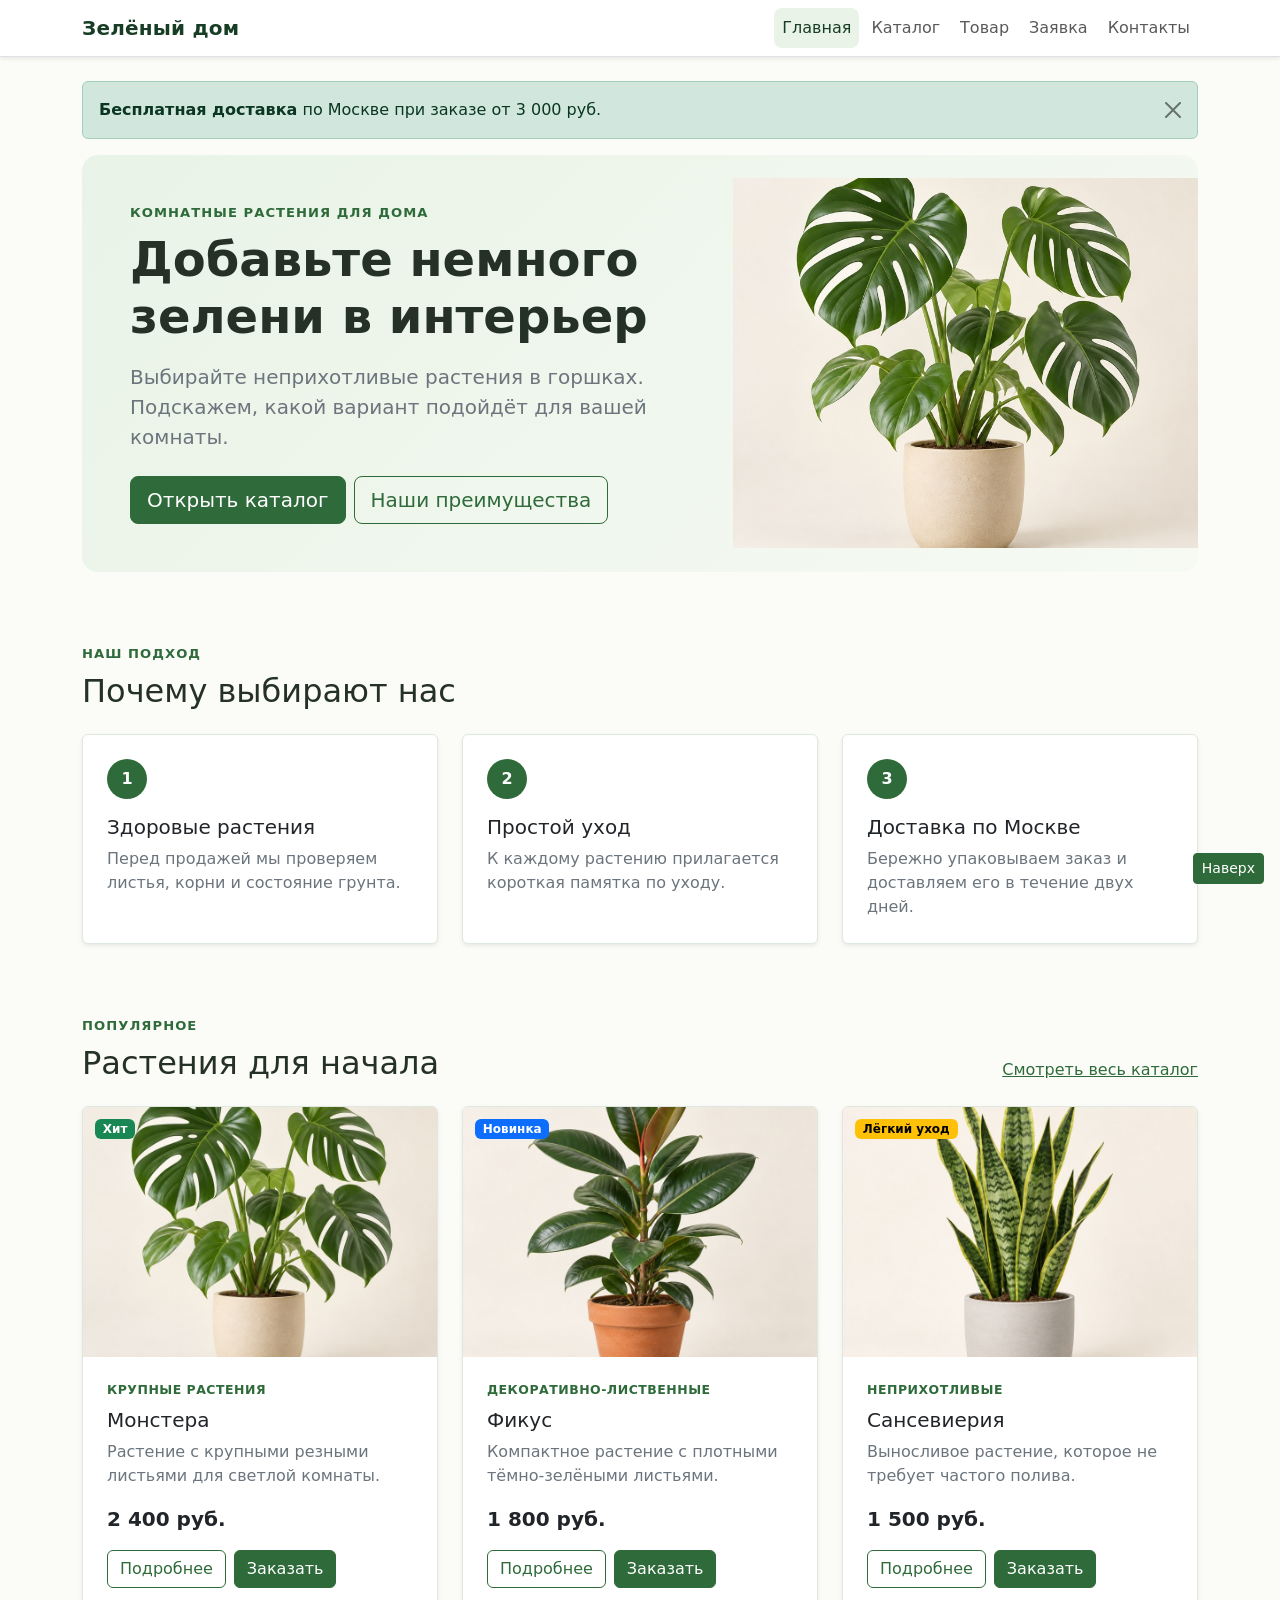
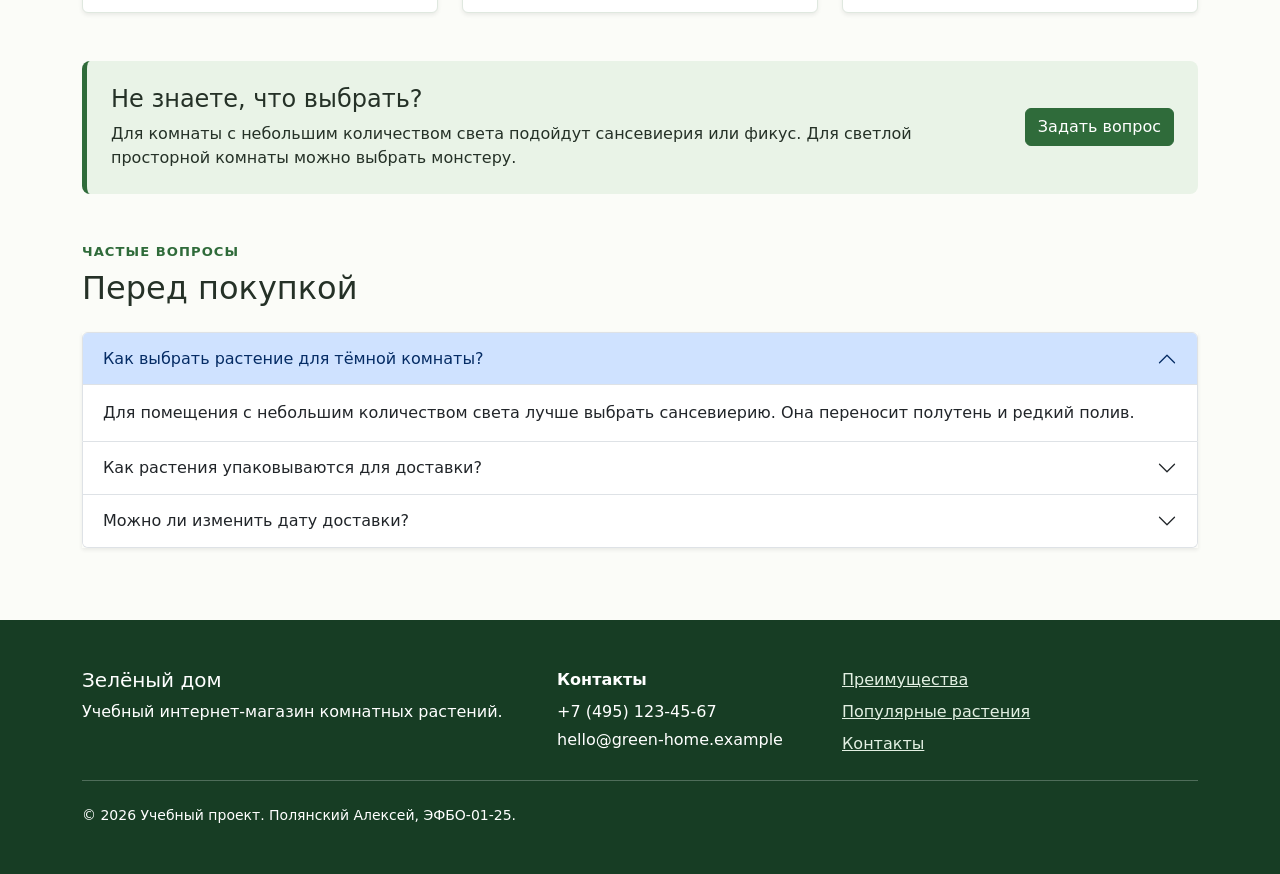
<file: index.html>
<!doctype html>
<html lang="ru">
  <head>
    <meta charset="utf-8">
    <meta name="viewport" content="width=device-width, initial-scale=1">
    <meta name="description" content="Зелёный дом — учебный интернет-магазин комнатных растений на Bootstrap.">
    <title>Зелёный дом — комнатные растения</title>
    <link rel="stylesheet" href="vendor/bootstrap/css/bootstrap.min.css">
    <link rel="stylesheet" href="css/custom.css">
    <script src="vendor/bootstrap/js/bootstrap.bundle.min.js" defer></script>
    <script src="js/main.js" defer></script>
  </head>
  <body id="top">
    <header>
      <nav class="navbar navbar-expand-lg bg-white border-bottom shadow-sm sticky-top" aria-label="Основная навигация">
        <div class="container">
          <a class="navbar-brand" href="index.html">Зелёный дом</a>
          <button class="navbar-toggler" type="button" data-bs-toggle="collapse" data-bs-target="#main-navigation" aria-controls="main-navigation" aria-expanded="false" aria-label="Открыть меню">
            <span class="navbar-toggler-icon"></span>
          </button>
          <div class="collapse navbar-collapse" id="main-navigation">
            <ul class="navbar-nav ms-auto mb-2 mb-lg-0 gap-lg-1">
              <li class="nav-item"><a class="nav-link active" href="index.html" aria-current="page">Главная</a></li>
              <li class="nav-item"><a class="nav-link" href="catalog.html">Каталог</a></li>
              <li class="nav-item"><a class="nav-link" href="product.html">Товар</a></li>
              <li class="nav-item"><a class="nav-link" href="order.html">Заявка</a></li>
              <li class="nav-item"><a class="nav-link" href="contacts.html">Контакты</a></li>
            </ul>
          </div>
        </div>
      </nav>
    </header>

    <main>
      <div class="container py-4">
        <div class="alert alert-success alert-dismissible fade show" role="alert">
          <strong>Бесплатная доставка</strong> по Москве при заказе от 3 000 руб.
          <button class="btn-close" type="button" data-bs-dismiss="alert" aria-label="Закрыть"></button>
        </div>

        <section class="hero rounded-4 mb-5" aria-labelledby="hero-title">
          <div class="row g-0 align-items-center">
            <div class="col-12 col-lg-7 p-4 p-md-5">
              <p class="hero__label mb-2">Комнатные растения для дома</p>
              <h1 class="display-5 fw-bold mb-3" id="hero-title">Добавьте немного зелени в интерьер</h1>
              <p class="lead text-secondary mb-4">Выбирайте неприхотливые растения в горшках. Подскажем, какой вариант подойдёт для вашей комнаты.</p>
              <div class="d-flex flex-wrap gap-2">
                <a class="btn btn-success btn-lg" href="catalog.html">Открыть каталог</a>
                <a class="btn btn-outline-success btn-lg" href="#advantages">Наши преимущества</a>
              </div>
            </div>
            <div class="col-12 col-lg-5">
              <img class="hero__image" src="images/monstera.jpg" alt="Монстера в светлом интерьере">
            </div>
          </div>
        </section>

        <section class="py-4" id="advantages" aria-labelledby="advantages-title">
          <p class="section-label mb-2">Наш подход</p>
          <h2 class="mb-4" id="advantages-title">Почему выбирают нас</h2>
          <div class="row row-cols-1 row-cols-md-3 g-4">
            <div class="col">
              <article class="card feature-card h-100 shadow-sm">
                <div class="card-body p-4">
                  <span class="feature-number mb-3">1</span>
                  <h3 class="h5 card-title">Здоровые растения</h3>
                  <p class="card-text text-secondary mb-0">Перед продажей мы проверяем листья, корни и состояние грунта.</p>
                </div>
              </article>
            </div>
            <div class="col">
              <article class="card feature-card h-100 shadow-sm">
                <div class="card-body p-4">
                  <span class="feature-number mb-3">2</span>
                  <h3 class="h5 card-title">Простой уход</h3>
                  <p class="card-text text-secondary mb-0">К каждому растению прилагается короткая памятка по уходу.</p>
                </div>
              </article>
            </div>
            <div class="col">
              <article class="card feature-card h-100 shadow-sm">
                <div class="card-body p-4">
                  <span class="feature-number mb-3">3</span>
                  <h3 class="h5 card-title">Доставка по Москве</h3>
                  <p class="card-text text-secondary mb-0">Бережно упаковываем заказ и доставляем его в течение двух дней.</p>
                </div>
              </article>
            </div>
          </div>
        </section>

        <section class="py-5" id="popular" aria-labelledby="popular-title">
          <div class="d-flex flex-column flex-md-row justify-content-between align-items-md-end gap-2 mb-4">
            <div>
              <p class="section-label mb-2">Популярное</p>
              <h2 class="mb-0" id="popular-title">Растения для начала</h2>
            </div>
            <a href="catalog.html">Смотреть весь каталог</a>
          </div>

          <div class="row row-cols-1 row-cols-md-2 row-cols-lg-3 g-4">
            <div class="col">
              <article class="card product-card h-100 shadow-sm position-relative">
                <span class="badge text-bg-success">Хит</span>
                <img class="card-img-top" src="images/monstera.jpg" alt="Монстера в бежевом горшке">
                <div class="card-body d-flex flex-column p-4">
                  <p class="product-card__category mb-2">Крупные растения</p>
                  <h3 class="h5 card-title">Монстера</h3>
                  <p class="card-text text-secondary">Растение с крупными резными листьями для светлой комнаты.</p>
                  <p class="fs-5 fw-bold mt-auto mb-3">2 400 руб.</p>
                  <div class="d-flex flex-wrap gap-2">
                    <a class="btn btn-outline-success" href="product.html">Подробнее</a>
                    <button class="btn btn-success" type="button" data-bs-toggle="modal" data-bs-target="#order-modal" data-product="monstera">Заказать</button>
                  </div>
                </div>
              </article>
            </div>
            <div class="col">
              <article class="card product-card h-100 shadow-sm position-relative">
                <span class="badge text-bg-primary">Новинка</span>
                <img class="card-img-top" src="images/ficus.jpg" alt="Фикус в терракотовом горшке">
                <div class="card-body d-flex flex-column p-4">
                  <p class="product-card__category mb-2">Декоративно-лиственные</p>
                  <h3 class="h5 card-title">Фикус</h3>
                  <p class="card-text text-secondary">Компактное растение с плотными тёмно-зелёными листьями.</p>
                  <p class="fs-5 fw-bold mt-auto mb-3">1 800 руб.</p>
                  <div class="d-flex flex-wrap gap-2">
                    <a class="btn btn-outline-success" href="product.html">Подробнее</a>
                    <button class="btn btn-success" type="button" data-bs-toggle="modal" data-bs-target="#order-modal" data-product="ficus">Заказать</button>
                  </div>
                </div>
              </article>
            </div>
            <div class="col">
              <article class="card product-card h-100 shadow-sm position-relative">
                <span class="badge text-bg-warning">Лёгкий уход</span>
                <img class="card-img-top" src="images/sansevieria.jpg" alt="Сансевиерия в светлом горшке">
                <div class="card-body d-flex flex-column p-4">
                  <p class="product-card__category mb-2">Неприхотливые</p>
                  <h3 class="h5 card-title">Сансевиерия</h3>
                  <p class="card-text text-secondary">Выносливое растение, которое не требует частого полива.</p>
                  <p class="fs-5 fw-bold mt-auto mb-3">1 500 руб.</p>
                  <div class="d-flex flex-wrap gap-2">
                    <a class="btn btn-outline-success" href="product.html">Подробнее</a>
                    <button class="btn btn-success" type="button" data-bs-toggle="modal" data-bs-target="#order-modal" data-product="sansevieria">Заказать</button>
                  </div>
                </div>
              </article>
            </div>
          </div>
        </section>

        <aside class="care-banner rounded-3 p-4 mb-5">
          <div class="row align-items-center g-3">
            <div class="col-12 col-md">
              <h2 class="h4">Не знаете, что выбрать?</h2>
              <p class="mb-0">Для комнаты с небольшим количеством света подойдут сансевиерия или фикус. Для светлой просторной комнаты можно выбрать монстеру.</p>
            </div>
            <div class="col-12 col-md-auto">
              <a class="btn btn-success" href="contacts.html#feedback">Задать вопрос</a>
            </div>
          </div>
        </aside>

        <section class="pb-5" aria-labelledby="faq-title">
          <p class="section-label mb-2">Частые вопросы</p>
          <h2 class="mb-4" id="faq-title">Перед покупкой</h2>
          <div class="accordion shadow-sm" id="faq-accordion">
            <div class="accordion-item">
              <h3 class="accordion-header">
                <button class="accordion-button" type="button" data-bs-toggle="collapse" data-bs-target="#faq-one" aria-expanded="true" aria-controls="faq-one">Как выбрать растение для тёмной комнаты?</button>
              </h3>
              <div class="accordion-collapse collapse show" id="faq-one" data-bs-parent="#faq-accordion">
                <div class="accordion-body">Для помещения с небольшим количеством света лучше выбрать сансевиерию. Она переносит полутень и редкий полив.</div>
              </div>
            </div>
            <div class="accordion-item">
              <h3 class="accordion-header">
                <button class="accordion-button collapsed" type="button" data-bs-toggle="collapse" data-bs-target="#faq-two" aria-expanded="false" aria-controls="faq-two">Как растения упаковываются для доставки?</button>
              </h3>
              <div class="accordion-collapse collapse" id="faq-two" data-bs-parent="#faq-accordion">
                <div class="accordion-body">Горшок закрепляется в коробке, грунт закрывается защитным материалом, а листья аккуратно фиксируются.</div>
              </div>
            </div>
            <div class="accordion-item">
              <h3 class="accordion-header">
                <button class="accordion-button collapsed" type="button" data-bs-toggle="collapse" data-bs-target="#faq-three" aria-expanded="false" aria-controls="faq-three">Можно ли изменить дату доставки?</button>
              </h3>
              <div class="accordion-collapse collapse" id="faq-three" data-bs-parent="#faq-accordion">
                <div class="accordion-body">Да. Укажите удобную дату в форме заявки, а сотрудник подтвердит её во время звонка.</div>
              </div>
            </div>
          </div>
        </section>
      </div>
    </main>

    <footer class="site-footer py-5" id="contacts">
      <div class="container">
        <div class="row g-4">
          <div class="col-12 col-lg-5">
            <p class="h5">Зелёный дом</p>
            <p class="mb-0">Учебный интернет-магазин комнатных растений.</p>
          </div>
          <div class="col-12 col-sm-6 col-lg-3">
            <p class="fw-bold mb-2">Контакты</p>
            <p class="mb-1">+7 (495) 123-45-67</p>
            <p class="mb-0">hello@green-home.example</p>
          </div>
          <div class="col-12 col-sm-6 col-lg-4">
            <nav class="d-flex flex-column gap-2" aria-label="Дополнительная навигация">
              <a href="#advantages">Преимущества</a>
              <a href="#popular">Популярные растения</a>
              <a href="contacts.html">Контакты</a>
            </nav>
          </div>
        </div>
        <hr class="border-light opacity-25 my-4">
        <p class="small mb-0">© 2026 Учебный проект. Полянский Алексей, ЭФБО-01-25.</p>
      </div>
    </footer>

    <a class="btn btn-success btn-sm position-fixed back-to-top" href="#top">Наверх</a>

    <div class="modal fade" id="order-modal" tabindex="-1" aria-labelledby="order-modal-title" aria-hidden="true">
      <div class="modal-dialog modal-dialog-centered modal-dialog-scrollable">
        <div class="modal-content">
          <div class="modal-header">
            <h2 class="modal-title fs-5" id="order-modal-title">Быстрая заявка</h2>
            <button class="btn-close" type="button" data-bs-dismiss="modal" aria-label="Закрыть"></button>
          </div>
          <div class="modal-body">
            <div class="alert alert-success d-none" id="modal-success" role="status">Заявка принята. Мы скоро свяжемся с вами.</div>
            <form class="needs-validation" action="#" method="post" data-success="modal-success" novalidate>
              <div class="mb-3">
                <label class="form-label" for="modal-name">Имя</label>
                <input class="form-control" id="modal-name" name="name" type="text" minlength="2" required>
                <div class="invalid-feedback">Введите имя.</div>
              </div>
              <div class="mb-3">
                <label class="form-label" for="modal-email">E-mail</label>
                <input class="form-control" id="modal-email" name="email" type="email" required>
                <div class="invalid-feedback">Введите корректный e-mail.</div>
              </div>
              <div class="mb-3">
                <label class="form-label" for="modal-phone">Телефон</label>
                <div class="input-group">
                  <span class="input-group-text">+7</span>
                  <input class="form-control" id="modal-phone" name="phone" type="tel" inputmode="numeric" pattern="[0-9]{10}" placeholder="9991234567" required>
                  <div class="invalid-feedback">Введите 10 цифр после +7.</div>
                </div>
              </div>
              <div class="mb-3">
                <label class="form-label" for="modal-product">Растение</label>
                <select class="form-select" id="modal-product" name="product" required>
                  <option value="">Выберите растение</option>
                  <option value="monstera">Монстера</option>
                  <option value="ficus">Фикус</option>
                  <option value="sansevieria">Сансевиерия</option>
                  <option value="cactus">Кактус</option>
                </select>
                <div class="invalid-feedback">Выберите растение.</div>
              </div>
              <div class="form-check mb-3">
                <input class="form-check-input" id="modal-agreement" name="agreement" type="checkbox" required>
                <label class="form-check-label" for="modal-agreement">Я согласен на обработку данных</label>
                <div class="invalid-feedback">Необходимо подтвердить согласие.</div>
              </div>
              <button class="btn btn-success" type="submit">Отправить</button>
            </form>
          </div>
        </div>
      </div>
    </div>
  </body>
</html>
</file>
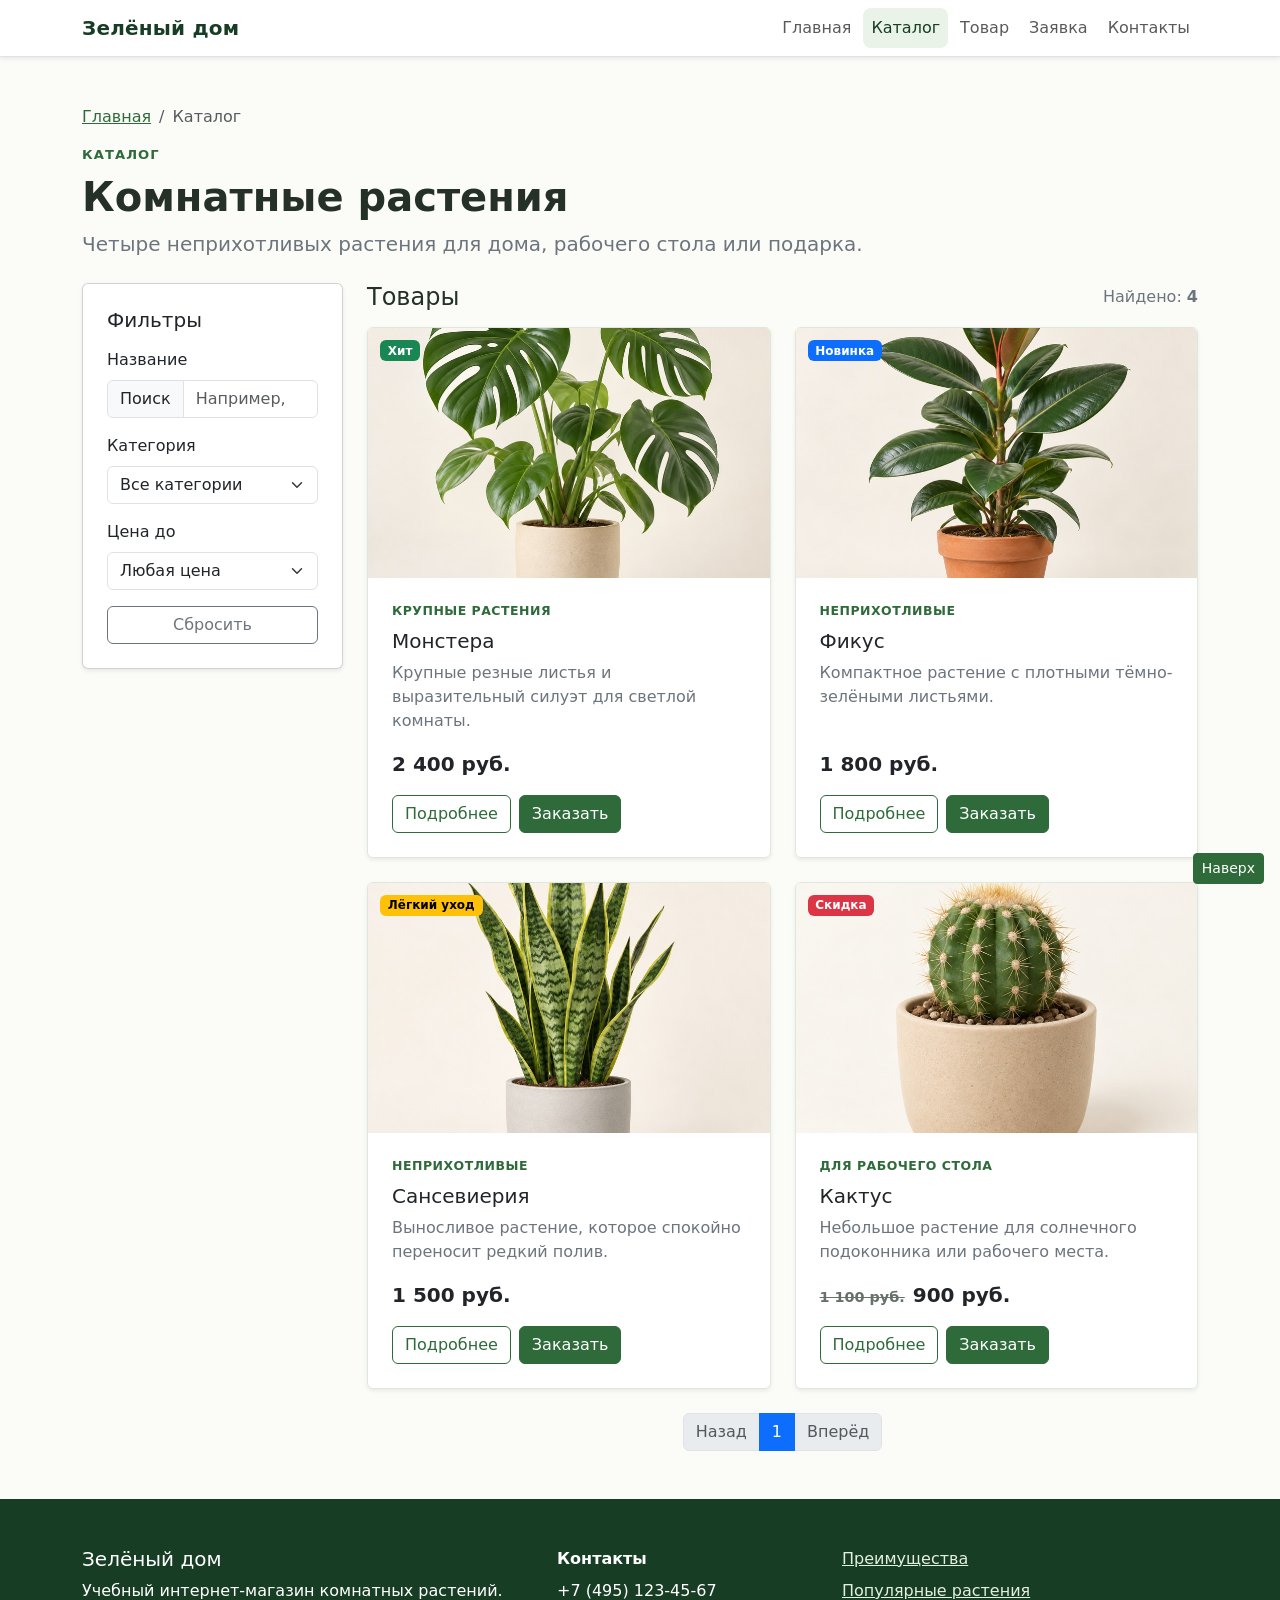
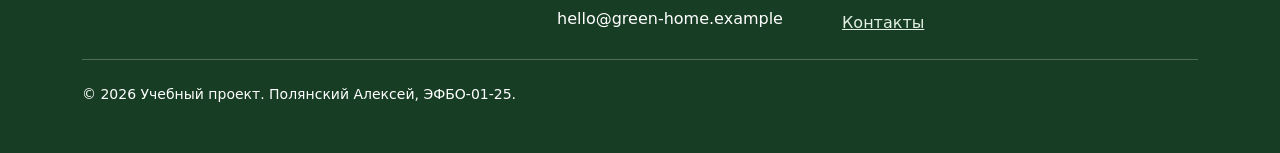
<file: catalog.html>
<!doctype html>
<html lang="ru">
  <head>
    <meta charset="utf-8">
    <meta name="viewport" content="width=device-width, initial-scale=1">
    <meta name="description" content="Каталог комнатных растений учебного магазина Зелёный дом.">
    <title>Каталог растений — Зелёный дом</title>
    <link rel="stylesheet" href="vendor/bootstrap/css/bootstrap.min.css">
    <link rel="stylesheet" href="css/custom.css">
    <script src="vendor/bootstrap/js/bootstrap.bundle.min.js" defer></script>
    <script src="js/main.js" defer></script>
  </head>
  <body id="top">
    <header>
      <nav class="navbar navbar-expand-lg bg-white border-bottom shadow-sm sticky-top" aria-label="Основная навигация">
        <div class="container">
          <a class="navbar-brand" href="index.html">Зелёный дом</a>
          <button class="navbar-toggler" type="button" data-bs-toggle="collapse" data-bs-target="#main-navigation" aria-controls="main-navigation" aria-expanded="false" aria-label="Открыть меню">
            <span class="navbar-toggler-icon"></span>
          </button>
          <div class="collapse navbar-collapse" id="main-navigation">
            <ul class="navbar-nav ms-auto mb-2 mb-lg-0 gap-lg-1">
              <li class="nav-item"><a class="nav-link" href="index.html">Главная</a></li>
              <li class="nav-item"><a class="nav-link active" href="catalog.html" aria-current="page">Каталог</a></li>
              <li class="nav-item"><a class="nav-link" href="product.html">Товар</a></li>
              <li class="nav-item"><a class="nav-link" href="order.html">Заявка</a></li>
              <li class="nav-item"><a class="nav-link" href="contacts.html">Контакты</a></li>
            </ul>
          </div>
        </div>
      </nav>
    </header>

    <main class="container py-4 py-lg-5">
      <nav aria-label="Хлебные крошки">
        <ol class="breadcrumb">
          <li class="breadcrumb-item"><a href="index.html">Главная</a></li>
          <li class="breadcrumb-item active" aria-current="page">Каталог</li>
        </ol>
      </nav>

      <section class="mb-4" aria-labelledby="catalog-title">
        <p class="section-label mb-2">Каталог</p>
        <h1 class="display-6 fw-bold" id="catalog-title">Комнатные растения</h1>
        <p class="lead text-secondary mb-0">Четыре неприхотливых растения для дома, рабочего стола или подарка.</p>
      </section>

      <div class="row g-4 align-items-start">
        <aside class="col-12 col-lg-3">
          <form class="card catalog-filters shadow-sm" id="catalog-filters">
            <div class="card-body p-4">
              <h2 class="h5 card-title mb-3">Фильтры</h2>
              <div class="mb-3">
                <label class="form-label" for="catalog-search">Название</label>
                <div class="input-group">
                  <span class="input-group-text">Поиск</span>
                  <input class="form-control" id="catalog-search" name="search" type="search" placeholder="Например, фикус">
                </div>
              </div>
              <div class="mb-3">
                <label class="form-label" for="catalog-category">Категория</label>
                <select class="form-select" id="catalog-category" name="category">
                  <option value="">Все категории</option>
                  <option value="large">Крупные растения</option>
                  <option value="easy">Неприхотливые</option>
                  <option value="small">Для рабочего стола</option>
                </select>
              </div>
              <div class="mb-3">
                <label class="form-label" for="catalog-price">Цена до</label>
                <select class="form-select" id="catalog-price" name="price">
                  <option value="">Любая цена</option>
                  <option value="1000">1 000 руб.</option>
                  <option value="1600">1 600 руб.</option>
                  <option value="2000">2 000 руб.</option>
                  <option value="2500">2 500 руб.</option>
                </select>
              </div>
              <button class="btn btn-outline-secondary w-100" type="reset">Сбросить</button>
            </div>
          </form>
        </aside>

        <section class="col-12 col-lg-9" aria-labelledby="products-title">
          <div class="d-flex justify-content-between align-items-center mb-3">
            <h2 class="h4 mb-0" id="products-title">Товары</h2>
            <span class="text-secondary">Найдено: <strong id="result-count">4</strong></span>
          </div>

          <div class="alert alert-warning d-none" id="catalog-empty" role="status">По выбранным условиям товары не найдены. Измените фильтры.</div>

          <div class="row row-cols-1 row-cols-md-2 g-4">
            <div class="col catalog-product" data-name="монстера" data-category="large" data-price="2400">
              <article class="card product-card h-100 shadow-sm position-relative">
                <span class="badge text-bg-success">Хит</span>
                <img class="card-img-top" src="images/monstera.jpg" alt="Монстера в бежевом горшке">
                <div class="card-body d-flex flex-column p-4">
                  <p class="product-card__category mb-2">Крупные растения</p>
                  <h3 class="h5 card-title">Монстера</h3>
                  <p class="card-text text-secondary">Крупные резные листья и выразительный силуэт для светлой комнаты.</p>
                  <p class="fs-5 fw-bold mt-auto mb-3">2 400 руб.</p>
                  <div class="d-flex flex-wrap gap-2">
                    <a class="btn btn-outline-success" href="product.html">Подробнее</a>
                    <button class="btn btn-success" type="button" data-bs-toggle="modal" data-bs-target="#order-modal" data-product="monstera">Заказать</button>
                  </div>
                </div>
              </article>
            </div>

            <div class="col catalog-product" data-name="фикус" data-category="easy" data-price="1800">
              <article class="card product-card h-100 shadow-sm position-relative">
                <span class="badge text-bg-primary">Новинка</span>
                <img class="card-img-top" src="images/ficus.jpg" alt="Фикус в терракотовом горшке">
                <div class="card-body d-flex flex-column p-4">
                  <p class="product-card__category mb-2">Неприхотливые</p>
                  <h3 class="h5 card-title">Фикус</h3>
                  <p class="card-text text-secondary">Компактное растение с плотными тёмно-зелёными листьями.</p>
                  <p class="fs-5 fw-bold mt-auto mb-3">1 800 руб.</p>
                  <div class="d-flex flex-wrap gap-2">
                    <a class="btn btn-outline-success" href="product.html">Подробнее</a>
                    <button class="btn btn-success" type="button" data-bs-toggle="modal" data-bs-target="#order-modal" data-product="ficus">Заказать</button>
                  </div>
                </div>
              </article>
            </div>

            <div class="col catalog-product" data-name="сансевиерия" data-category="easy" data-price="1500">
              <article class="card product-card h-100 shadow-sm position-relative">
                <span class="badge text-bg-warning">Лёгкий уход</span>
                <img class="card-img-top" src="images/sansevieria.jpg" alt="Сансевиерия в светлом горшке">
                <div class="card-body d-flex flex-column p-4">
                  <p class="product-card__category mb-2">Неприхотливые</p>
                  <h3 class="h5 card-title">Сансевиерия</h3>
                  <p class="card-text text-secondary">Выносливое растение, которое спокойно переносит редкий полив.</p>
                  <p class="fs-5 fw-bold mt-auto mb-3">1 500 руб.</p>
                  <div class="d-flex flex-wrap gap-2">
                    <a class="btn btn-outline-success" href="product.html">Подробнее</a>
                    <button class="btn btn-success" type="button" data-bs-toggle="modal" data-bs-target="#order-modal" data-product="sansevieria">Заказать</button>
                  </div>
                </div>
              </article>
            </div>

            <div class="col catalog-product" data-name="кактус" data-category="small" data-price="900">
              <article class="card product-card h-100 shadow-sm position-relative">
                <span class="badge text-bg-danger">Скидка</span>
                <img class="card-img-top" src="images/cactus.jpg" alt="Небольшой кактус в керамическом горшке">
                <div class="card-body d-flex flex-column p-4">
                  <p class="product-card__category mb-2">Для рабочего стола</p>
                  <h3 class="h5 card-title">Кактус</h3>
                  <p class="card-text text-secondary">Небольшое растение для солнечного подоконника или рабочего места.</p>
                  <p class="fs-5 fw-bold mt-auto mb-3"><span class="old-price me-2">1 100 руб.</span>900 руб.</p>
                  <div class="d-flex flex-wrap gap-2">
                    <a class="btn btn-outline-success" href="product.html">Подробнее</a>
                    <button class="btn btn-success" type="button" data-bs-toggle="modal" data-bs-target="#order-modal" data-product="cactus">Заказать</button>
                  </div>
                </div>
              </article>
            </div>
          </div>

          <nav class="mt-4" aria-label="Страницы каталога">
            <ul class="pagination justify-content-center mb-0">
              <li class="page-item disabled"><span class="page-link">Назад</span></li>
              <li class="page-item active" aria-current="page"><span class="page-link">1</span></li>
              <li class="page-item disabled"><span class="page-link">Вперёд</span></li>
            </ul>
          </nav>
        </section>
      </div>
    </main>

    <footer class="site-footer py-5">
      <div class="container">
        <div class="row g-4">
          <div class="col-12 col-lg-5"><p class="h5">Зелёный дом</p><p class="mb-0">Учебный интернет-магазин комнатных растений.</p></div>
          <div class="col-12 col-sm-6 col-lg-3"><p class="fw-bold mb-2">Контакты</p><p class="mb-1">+7 (495) 123-45-67</p><p class="mb-0">hello@green-home.example</p></div>
          <div class="col-12 col-sm-6 col-lg-4">
            <nav class="d-flex flex-column gap-2" aria-label="Дополнительная навигация"><a href="index.html#advantages">Преимущества</a><a href="index.html#popular">Популярные растения</a><a href="contacts.html">Контакты</a></nav>
          </div>
        </div>
        <hr class="border-light opacity-25 my-4">
        <p class="small mb-0">© 2026 Учебный проект. Полянский Алексей, ЭФБО-01-25.</p>
      </div>
    </footer>

    <a class="btn btn-success btn-sm position-fixed back-to-top" href="#top">Наверх</a>

    <div class="modal fade" id="order-modal" tabindex="-1" aria-labelledby="order-modal-title" aria-hidden="true">
      <div class="modal-dialog modal-dialog-centered">
        <div class="modal-content">
          <div class="modal-header">
            <h2 class="modal-title fs-5" id="order-modal-title">Быстрая заявка</h2>
            <button class="btn-close" type="button" data-bs-dismiss="modal" aria-label="Закрыть"></button>
          </div>
          <div class="modal-body">
            <div class="alert alert-success d-none" id="modal-success" role="status">Заявка принята. Мы скоро свяжемся с вами.</div>
            <form class="needs-validation" action="#" method="post" data-success="modal-success" novalidate>
              <div class="mb-3">
                <label class="form-label" for="modal-name">Имя</label>
                <input class="form-control" id="modal-name" name="name" type="text" minlength="2" required>
                <div class="invalid-feedback">Введите имя.</div>
              </div>
              <div class="mb-3">
                <label class="form-label" for="modal-email">E-mail</label>
                <input class="form-control" id="modal-email" name="email" type="email" required>
                <div class="invalid-feedback">Введите корректный e-mail.</div>
              </div>
              <div class="mb-3">
                <label class="form-label" for="modal-phone">Телефон</label>
                <div class="input-group">
                  <span class="input-group-text">+7</span>
                  <input class="form-control" id="modal-phone" name="phone" type="tel" inputmode="numeric" pattern="[0-9]{10}" placeholder="9991234567" required>
                  <div class="invalid-feedback">Введите 10 цифр после +7.</div>
                </div>
              </div>
              <div class="mb-3">
                <label class="form-label" for="modal-product">Растение</label>
                <select class="form-select" id="modal-product" name="product" required>
                  <option value="">Выберите растение</option>
                  <option value="monstera">Монстера</option>
                  <option value="ficus">Фикус</option>
                  <option value="sansevieria">Сансевиерия</option>
                  <option value="cactus">Кактус</option>
                </select>
                <div class="invalid-feedback">Выберите растение.</div>
              </div>
              <div class="form-check mb-3">
                <input class="form-check-input" id="modal-agreement" name="agreement" type="checkbox" required>
                <label class="form-check-label" for="modal-agreement">Я согласен на обработку данных</label>
                <div class="invalid-feedback">Необходимо подтвердить согласие.</div>
              </div>
              <button class="btn btn-success" type="submit">Отправить</button>
            </form>
          </div>
        </div>
      </div>
    </div>
  </body>
</html>
</file>
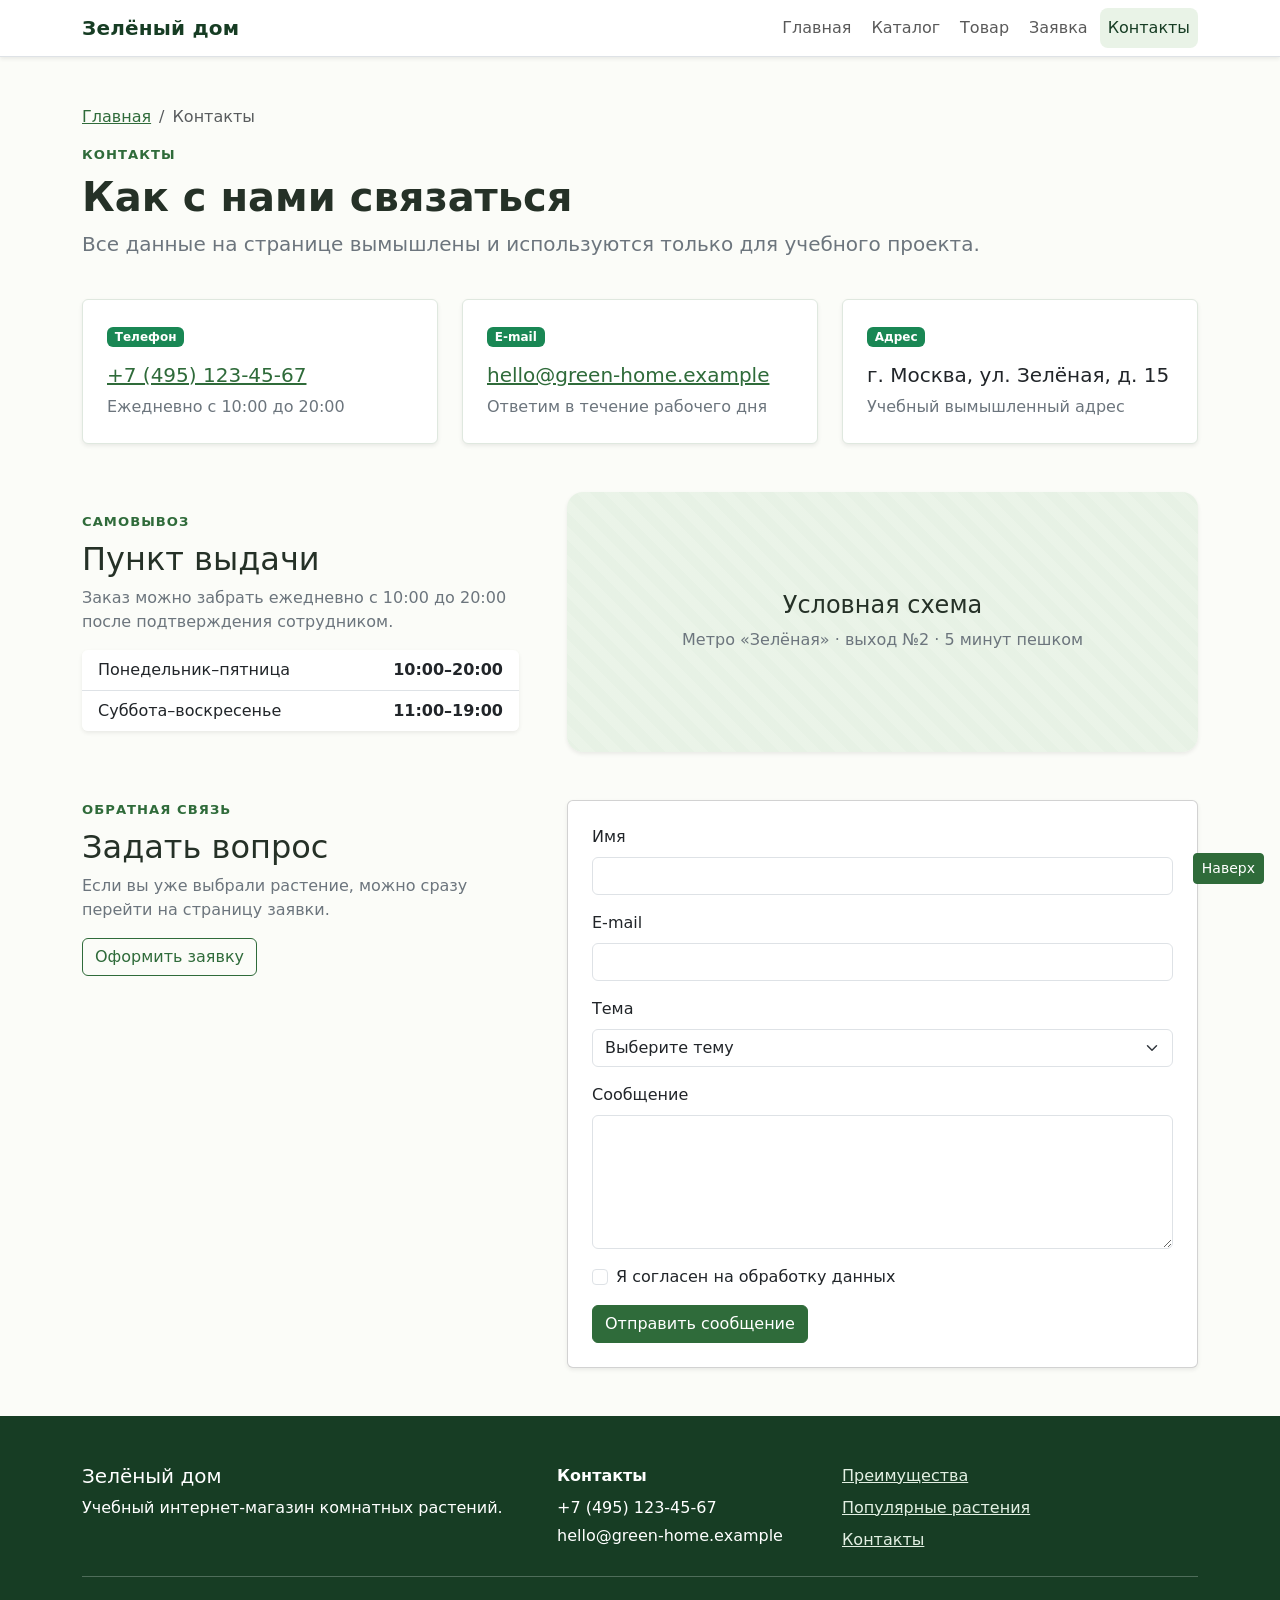
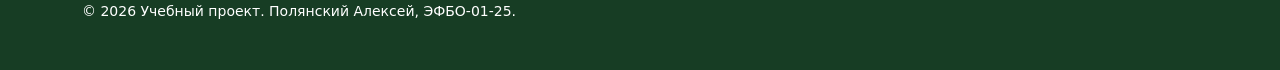
<file: contacts.html>
<!doctype html>
<html lang="ru">
  <head>
    <meta charset="utf-8">
    <meta name="viewport" content="width=device-width, initial-scale=1">
    <meta name="description" content="Вымышленные контакты и форма обратной связи учебного магазина Зелёный дом.">
    <title>Контакты — Зелёный дом</title>
    <link rel="stylesheet" href="vendor/bootstrap/css/bootstrap.min.css">
    <link rel="stylesheet" href="css/custom.css">
    <script src="vendor/bootstrap/js/bootstrap.bundle.min.js" defer></script>
    <script src="js/main.js" defer></script>
  </head>
  <body id="top">
    <header>
      <nav class="navbar navbar-expand-lg bg-white border-bottom shadow-sm sticky-top" aria-label="Основная навигация">
        <div class="container">
          <a class="navbar-brand" href="index.html">Зелёный дом</a>
          <button class="navbar-toggler" type="button" data-bs-toggle="collapse" data-bs-target="#main-navigation" aria-controls="main-navigation" aria-expanded="false" aria-label="Открыть меню"><span class="navbar-toggler-icon"></span></button>
          <div class="collapse navbar-collapse" id="main-navigation">
            <ul class="navbar-nav ms-auto mb-2 mb-lg-0 gap-lg-1">
              <li class="nav-item"><a class="nav-link" href="index.html">Главная</a></li>
              <li class="nav-item"><a class="nav-link" href="catalog.html">Каталог</a></li>
              <li class="nav-item"><a class="nav-link" href="product.html">Товар</a></li>
              <li class="nav-item"><a class="nav-link" href="order.html">Заявка</a></li>
              <li class="nav-item"><a class="nav-link active" href="contacts.html" aria-current="page">Контакты</a></li>
            </ul>
          </div>
        </div>
      </nav>
    </header>

    <main class="container py-4 py-lg-5">
      <nav aria-label="Хлебные крошки">
        <ol class="breadcrumb">
          <li class="breadcrumb-item"><a href="index.html">Главная</a></li>
          <li class="breadcrumb-item active" aria-current="page">Контакты</li>
        </ol>
      </nav>

      <section class="mb-5" aria-labelledby="contacts-title">
        <p class="section-label mb-2">Контакты</p>
        <h1 class="display-6 fw-bold" id="contacts-title">Как с нами связаться</h1>
        <p class="lead text-secondary">Все данные на странице вымышлены и используются только для учебного проекта.</p>

        <div class="row row-cols-1 row-cols-md-3 g-4 mt-1">
          <div class="col">
            <article class="card contact-card h-100 shadow-sm">
              <div class="card-body p-4">
                <span class="badge text-bg-success mb-3">Телефон</span>
                <h2 class="h5"><a href="tel:+74951234567">+7 (495) 123-45-67</a></h2>
                <p class="text-secondary mb-0">Ежедневно с 10:00 до 20:00</p>
              </div>
            </article>
          </div>
          <div class="col">
            <article class="card contact-card h-100 shadow-sm">
              <div class="card-body p-4">
                <span class="badge text-bg-success mb-3">E-mail</span>
                <h2 class="h5"><a href="mailto:hello@green-home.example">hello@green-home.example</a></h2>
                <p class="text-secondary mb-0">Ответим в течение рабочего дня</p>
              </div>
            </article>
          </div>
          <div class="col">
            <article class="card contact-card h-100 shadow-sm">
              <div class="card-body p-4">
                <span class="badge text-bg-success mb-3">Адрес</span>
                <h2 class="h5">г. Москва, ул. Зелёная, д. 15</h2>
                <p class="text-secondary mb-0">Учебный вымышленный адрес</p>
              </div>
            </article>
          </div>
        </div>
      </section>

      <section class="row g-4 g-lg-5 align-items-stretch mb-5" aria-labelledby="location-title">
        <div class="col-12 col-lg-5">
          <div class="h-100 d-flex flex-column justify-content-center">
            <p class="section-label mb-2">Самовывоз</p>
            <h2 id="location-title">Пункт выдачи</h2>
            <p class="text-secondary">Заказ можно забрать ежедневно с 10:00 до 20:00 после подтверждения сотрудником.</p>
            <ul class="list-group list-group-flush rounded shadow-sm">
              <li class="list-group-item d-flex justify-content-between"><span>Понедельник–пятница</span><strong>10:00–20:00</strong></li>
              <li class="list-group-item d-flex justify-content-between"><span>Суббота–воскресенье</span><strong>11:00–19:00</strong></li>
            </ul>
          </div>
        </div>
        <div class="col-12 col-lg-7">
          <div class="placeholder-map rounded-4 shadow-sm d-flex align-items-center justify-content-center text-center p-4 h-100" role="img" aria-label="Условная схема расположения магазина">
            <div><p class="h4 mb-2">Условная схема</p><p class="mb-0 text-secondary">Метро «Зелёная» · выход №2 · 5 минут пешком</p></div>
          </div>
        </div>
      </section>

      <section class="row g-4 g-lg-5 align-items-start" id="feedback" aria-labelledby="feedback-title">
        <div class="col-12 col-lg-5">
          <p class="section-label mb-2">Обратная связь</p>
          <h2 id="feedback-title">Задать вопрос</h2>
          <p class="text-secondary">Если вы уже выбрали растение, можно сразу перейти на страницу заявки.</p>
          <a class="btn btn-outline-success" href="order.html">Оформить заявку</a>
        </div>
        <div class="col-12 col-lg-7">
          <div class="alert alert-success d-none" id="feedback-success" role="status">Сообщение отправлено. Это демонстрационное уведомление.</div>
          <form class="card shadow-sm needs-validation" action="#" method="post" data-success="feedback-success" novalidate>
            <div class="card-body p-4">
              <div class="mb-3">
                <label class="form-label" for="feedback-name">Имя</label>
                <input class="form-control" id="feedback-name" name="name" type="text" minlength="2" required>
                <div class="invalid-feedback">Введите имя.</div>
              </div>
              <div class="mb-3">
                <label class="form-label" for="feedback-email">E-mail</label>
                <input class="form-control" id="feedback-email" name="email" type="email" required>
                <div class="invalid-feedback">Введите корректный e-mail.</div>
              </div>
              <div class="mb-3">
                <label class="form-label" for="feedback-topic">Тема</label>
                <select class="form-select" id="feedback-topic" name="topic" required>
                  <option value="">Выберите тему</option>
                  <option value="care">Уход за растением</option>
                  <option value="delivery">Доставка</option>
                  <option value="other">Другой вопрос</option>
                </select>
                <div class="invalid-feedback">Выберите тему.</div>
              </div>
              <div class="mb-3">
                <label class="form-label" for="feedback-message">Сообщение</label>
                <textarea class="form-control" id="feedback-message" name="message" rows="5" required></textarea>
                <div class="invalid-feedback">Введите сообщение.</div>
              </div>
              <div class="form-check mb-3">
                <input class="form-check-input" id="feedback-agreement" name="agreement" type="checkbox" required>
                <label class="form-check-label" for="feedback-agreement">Я согласен на обработку данных</label>
                <div class="invalid-feedback">Необходимо подтвердить согласие.</div>
              </div>
              <button class="btn btn-success" type="submit">Отправить сообщение</button>
            </div>
          </form>
        </div>
      </section>
    </main>

    <footer class="site-footer py-5">
      <div class="container">
        <div class="row g-4">
          <div class="col-12 col-lg-5"><p class="h5">Зелёный дом</p><p class="mb-0">Учебный интернет-магазин комнатных растений.</p></div>
          <div class="col-12 col-sm-6 col-lg-3"><p class="fw-bold mb-2">Контакты</p><p class="mb-1">+7 (495) 123-45-67</p><p class="mb-0">hello@green-home.example</p></div>
          <div class="col-12 col-sm-6 col-lg-4"><nav class="d-flex flex-column gap-2" aria-label="Дополнительная навигация"><a href="index.html#advantages">Преимущества</a><a href="index.html#popular">Популярные растения</a><a href="contacts.html">Контакты</a></nav></div>
        </div>
        <hr class="border-light opacity-25 my-4">
        <p class="small mb-0">© 2026 Учебный проект. Полянский Алексей, ЭФБО-01-25.</p>
      </div>
    </footer>

    <a class="btn btn-success btn-sm position-fixed back-to-top" href="#top">Наверх</a>
  </body>
</html>
</file>
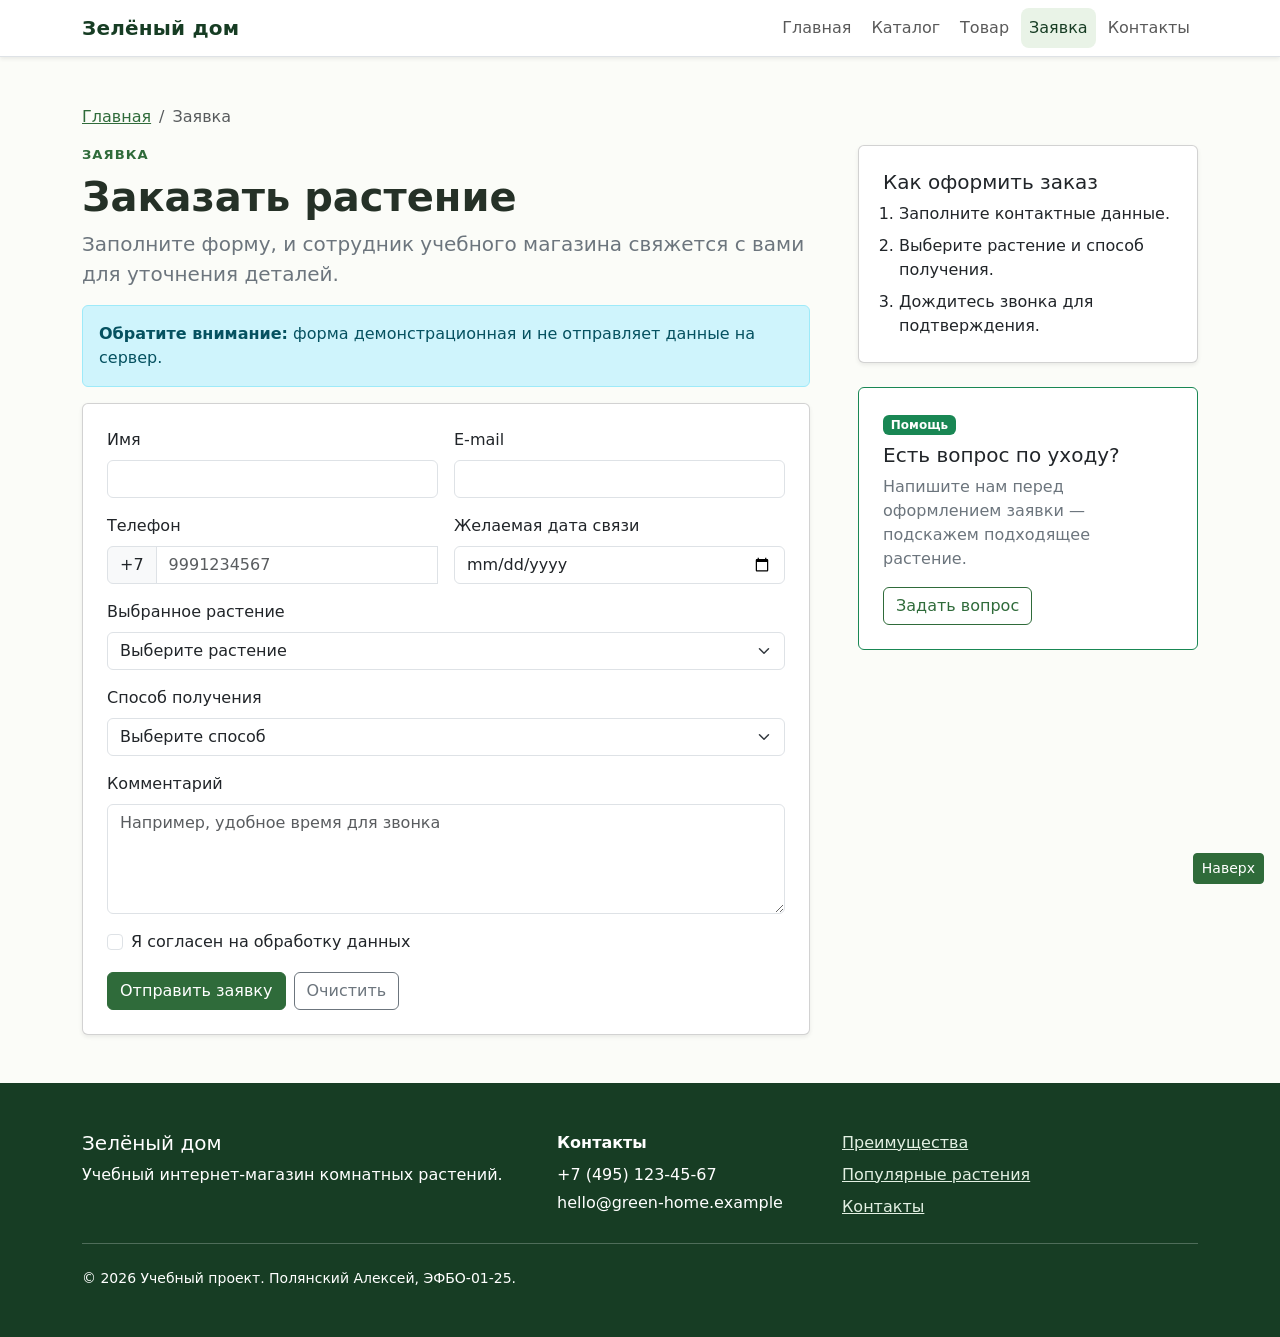
<file: order.html>
<!doctype html>
<html lang="ru">
  <head>
    <meta charset="utf-8">
    <meta name="viewport" content="width=device-width, initial-scale=1">
    <meta name="description" content="Форма заявки на комнатное растение в учебном магазине Зелёный дом.">
    <title>Оформление заявки — Зелёный дом</title>
    <link rel="stylesheet" href="vendor/bootstrap/css/bootstrap.min.css">
    <link rel="stylesheet" href="css/custom.css">
    <script src="vendor/bootstrap/js/bootstrap.bundle.min.js" defer></script>
    <script src="js/main.js" defer></script>
  </head>
  <body id="top">
    <header>
      <nav class="navbar navbar-expand-lg bg-white border-bottom shadow-sm sticky-top" aria-label="Основная навигация">
        <div class="container">
          <a class="navbar-brand" href="index.html">Зелёный дом</a>
          <button class="navbar-toggler" type="button" data-bs-toggle="collapse" data-bs-target="#main-navigation" aria-controls="main-navigation" aria-expanded="false" aria-label="Открыть меню"><span class="navbar-toggler-icon"></span></button>
          <div class="collapse navbar-collapse" id="main-navigation">
            <ul class="navbar-nav ms-auto mb-2 mb-lg-0 gap-lg-1">
              <li class="nav-item"><a class="nav-link" href="index.html">Главная</a></li>
              <li class="nav-item"><a class="nav-link" href="catalog.html">Каталог</a></li>
              <li class="nav-item"><a class="nav-link" href="product.html">Товар</a></li>
              <li class="nav-item"><a class="nav-link active" href="order.html" aria-current="page">Заявка</a></li>
              <li class="nav-item"><a class="nav-link" href="contacts.html">Контакты</a></li>
            </ul>
          </div>
        </div>
      </nav>
    </header>

    <main class="container py-4 py-lg-5">
      <nav aria-label="Хлебные крошки">
        <ol class="breadcrumb">
          <li class="breadcrumb-item"><a href="index.html">Главная</a></li>
          <li class="breadcrumb-item active" aria-current="page">Заявка</li>
        </ol>
      </nav>

      <div class="row g-4 g-lg-5 align-items-start">
        <section class="col-12 col-lg-8" aria-labelledby="order-title">
          <p class="section-label mb-2">Заявка</p>
          <h1 class="display-6 fw-bold" id="order-title">Заказать растение</h1>
          <p class="lead text-secondary">Заполните форму, и сотрудник учебного магазина свяжется с вами для уточнения деталей.</p>

          <div class="alert alert-info" role="note"><strong>Обратите внимание:</strong> форма демонстрационная и не отправляет данные на сервер.</div>
          <div class="alert alert-success d-none" id="order-success" role="status"><strong>Заявка принята.</strong> Это демонстрационное сообщение об успешной отправке.</div>

          <form class="card shadow-sm needs-validation" action="#" method="post" data-success="order-success" novalidate>
            <div class="card-body p-4">
              <div class="row g-3">
                <div class="col-12 col-md-6">
                  <label class="form-label" for="order-name">Имя</label>
                  <input class="form-control" id="order-name" name="name" type="text" minlength="2" autocomplete="given-name" required>
                  <div class="invalid-feedback">Введите имя длиной не менее двух символов.</div>
                </div>
                <div class="col-12 col-md-6">
                  <label class="form-label" for="order-email">E-mail</label>
                  <input class="form-control" id="order-email" name="email" type="email" autocomplete="email" required>
                  <div class="invalid-feedback">Введите корректный e-mail.</div>
                </div>
                <div class="col-12 col-md-6">
                  <label class="form-label" for="order-phone">Телефон</label>
                  <div class="input-group">
                    <span class="input-group-text">+7</span>
                    <input class="form-control" id="order-phone" name="phone" type="tel" inputmode="numeric" pattern="[0-9]{10}" placeholder="9991234567" autocomplete="tel" required>
                    <div class="invalid-feedback">Введите 10 цифр после +7.</div>
                  </div>
                </div>
                <div class="col-12 col-md-6">
                  <label class="form-label" for="order-date">Желаемая дата связи</label>
                  <input class="form-control" id="order-date" name="date" type="date">
                </div>
                <div class="col-12">
                  <label class="form-label" for="order-product">Выбранное растение</label>
                  <select class="form-select" id="order-product" name="product" required>
                    <option value="">Выберите растение</option>
                    <option value="monstera">Монстера — 2 400 руб.</option>
                    <option value="ficus">Фикус — 1 800 руб.</option>
                    <option value="sansevieria">Сансевиерия — 1 500 руб.</option>
                    <option value="cactus">Кактус — 900 руб.</option>
                  </select>
                  <div class="invalid-feedback">Выберите растение.</div>
                </div>
                <div class="col-12">
                  <label class="form-label" for="order-delivery">Способ получения</label>
                  <select class="form-select" id="order-delivery" name="delivery" required>
                    <option value="">Выберите способ</option>
                    <option value="courier">Доставка курьером</option>
                    <option value="pickup">Самовывоз</option>
                  </select>
                  <div class="invalid-feedback">Выберите способ получения.</div>
                </div>
                <div class="col-12">
                  <label class="form-label" for="order-comment">Комментарий</label>
                  <textarea class="form-control" id="order-comment" name="comment" rows="4" placeholder="Например, удобное время для звонка"></textarea>
                </div>
                <div class="col-12">
                  <div class="form-check">
                    <input class="form-check-input" id="order-agreement" name="agreement" type="checkbox" required>
                    <label class="form-check-label" for="order-agreement">Я согласен на обработку данных</label>
                    <div class="invalid-feedback">Необходимо подтвердить согласие.</div>
                  </div>
                </div>
                <div class="col-12 d-flex flex-wrap gap-2">
                  <button class="btn btn-success" type="submit">Отправить заявку</button>
                  <button class="btn btn-outline-secondary" type="reset">Очистить</button>
                </div>
              </div>
            </div>
          </form>
        </section>

        <aside class="col-12 col-lg-4">
          <div class="card shadow-sm mb-4">
            <div class="card-body p-4">
              <h2 class="h5 card-title">Как оформить заказ</h2>
              <ol class="mb-0 ps-3">
                <li class="mb-2">Заполните контактные данные.</li>
                <li class="mb-2">Выберите растение и способ получения.</li>
                <li>Дождитесь звонка для подтверждения.</li>
              </ol>
            </div>
          </div>
          <div class="card border-success">
            <div class="card-body p-4">
              <span class="badge text-bg-success mb-2">Помощь</span>
              <h2 class="h5 card-title">Есть вопрос по уходу?</h2>
              <p class="card-text text-secondary">Напишите нам перед оформлением заявки — подскажем подходящее растение.</p>
              <a class="btn btn-outline-success" href="contacts.html#feedback">Задать вопрос</a>
            </div>
          </div>
        </aside>
      </div>
    </main>

    <footer class="site-footer py-5">
      <div class="container">
        <div class="row g-4">
          <div class="col-12 col-lg-5"><p class="h5">Зелёный дом</p><p class="mb-0">Учебный интернет-магазин комнатных растений.</p></div>
          <div class="col-12 col-sm-6 col-lg-3"><p class="fw-bold mb-2">Контакты</p><p class="mb-1">+7 (495) 123-45-67</p><p class="mb-0">hello@green-home.example</p></div>
          <div class="col-12 col-sm-6 col-lg-4"><nav class="d-flex flex-column gap-2" aria-label="Дополнительная навигация"><a href="index.html#advantages">Преимущества</a><a href="index.html#popular">Популярные растения</a><a href="contacts.html">Контакты</a></nav></div>
        </div>
        <hr class="border-light opacity-25 my-4">
        <p class="small mb-0">© 2026 Учебный проект. Полянский Алексей, ЭФБО-01-25.</p>
      </div>
    </footer>

    <a class="btn btn-success btn-sm position-fixed back-to-top" href="#top">Наверх</a>
  </body>
</html>
</file>
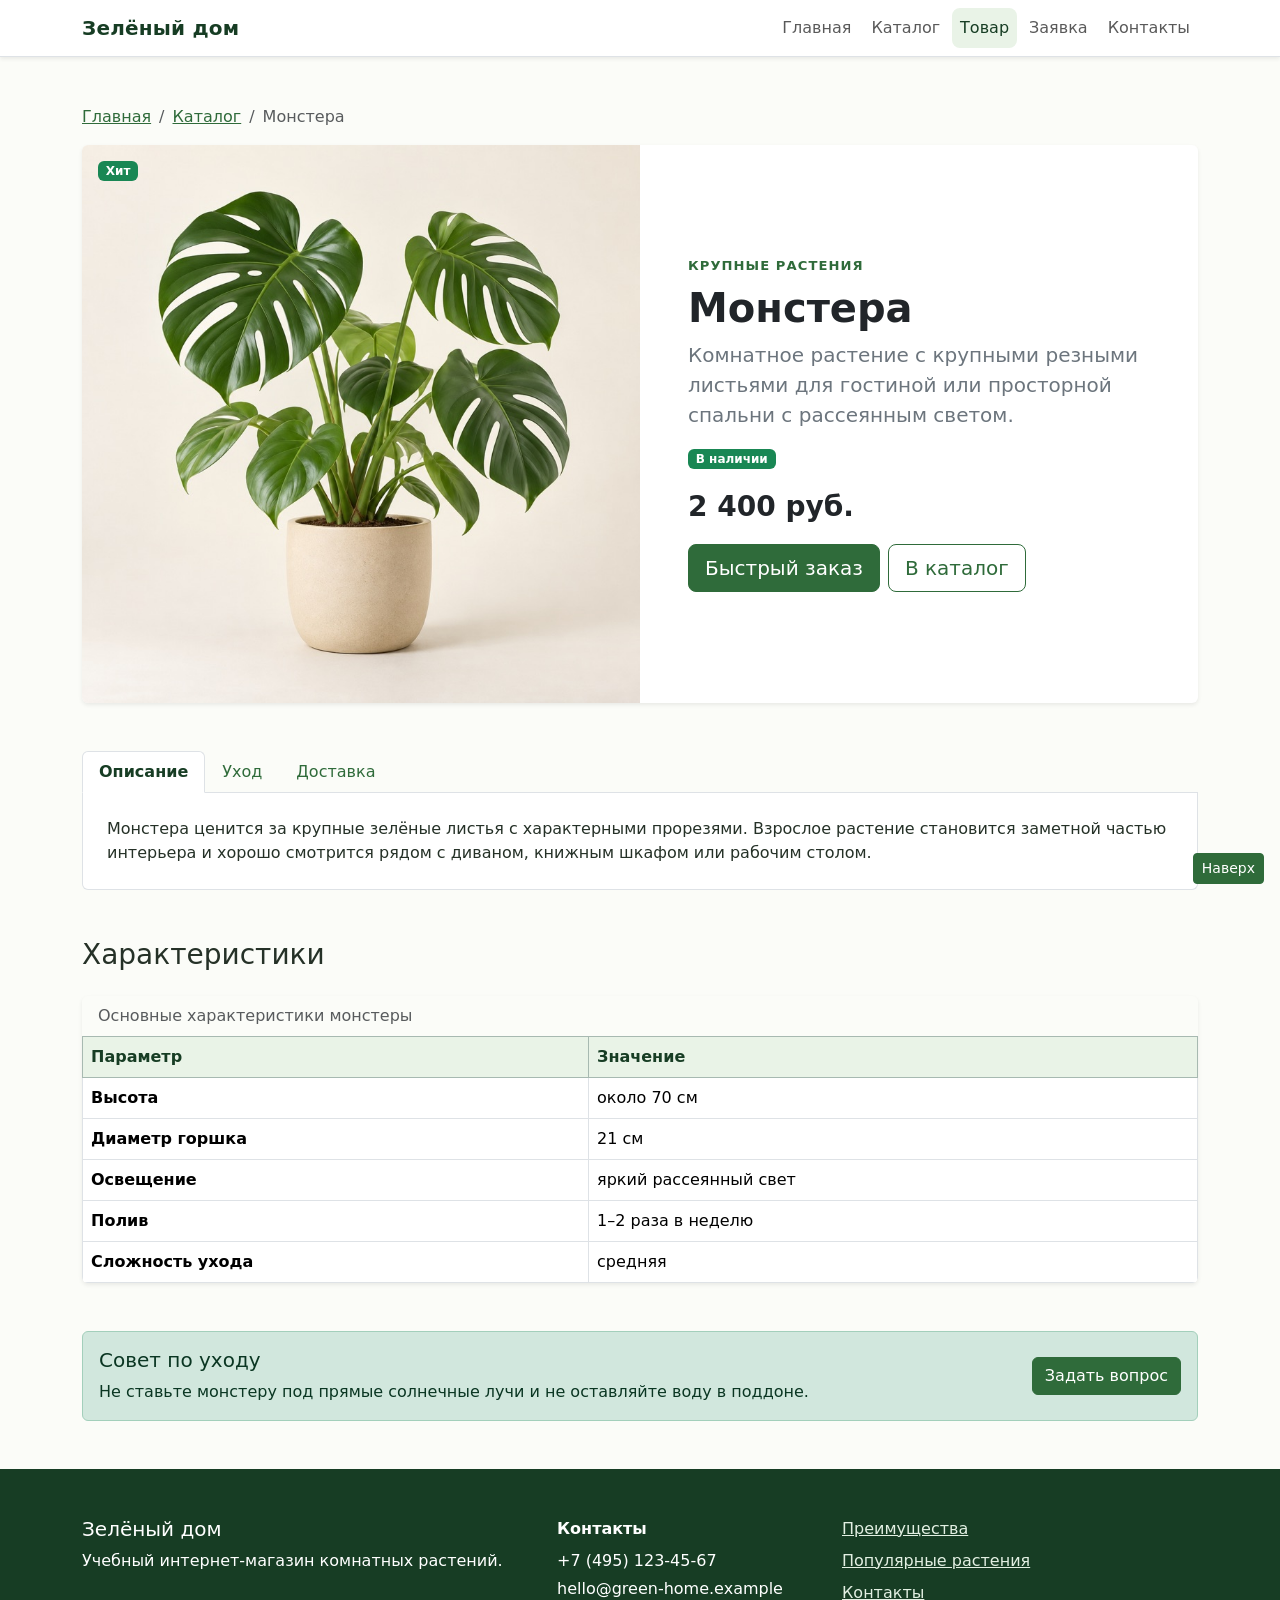
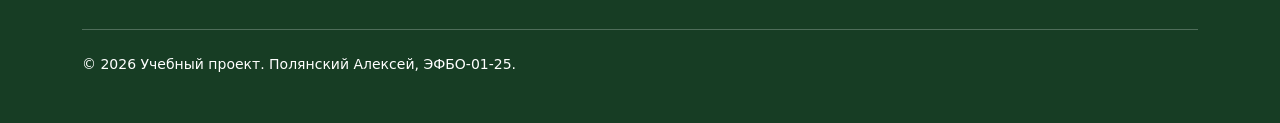
<file: product.html>
<!doctype html>
<html lang="ru">
  <head>
    <meta charset="utf-8">
    <meta name="viewport" content="width=device-width, initial-scale=1">
    <meta name="description" content="Описание, характеристики и условия ухода за монстерой в магазине Зелёный дом.">
    <title>Монстера — Зелёный дом</title>
    <link rel="stylesheet" href="vendor/bootstrap/css/bootstrap.min.css">
    <link rel="stylesheet" href="css/custom.css">
    <script src="vendor/bootstrap/js/bootstrap.bundle.min.js" defer></script>
    <script src="js/main.js" defer></script>
  </head>
  <body id="top">
    <header>
      <nav class="navbar navbar-expand-lg bg-white border-bottom shadow-sm sticky-top" aria-label="Основная навигация">
        <div class="container">
          <a class="navbar-brand" href="index.html">Зелёный дом</a>
          <button class="navbar-toggler" type="button" data-bs-toggle="collapse" data-bs-target="#main-navigation" aria-controls="main-navigation" aria-expanded="false" aria-label="Открыть меню"><span class="navbar-toggler-icon"></span></button>
          <div class="collapse navbar-collapse" id="main-navigation">
            <ul class="navbar-nav ms-auto mb-2 mb-lg-0 gap-lg-1">
              <li class="nav-item"><a class="nav-link" href="index.html">Главная</a></li>
              <li class="nav-item"><a class="nav-link" href="catalog.html">Каталог</a></li>
              <li class="nav-item"><a class="nav-link active" href="product.html" aria-current="page">Товар</a></li>
              <li class="nav-item"><a class="nav-link" href="order.html">Заявка</a></li>
              <li class="nav-item"><a class="nav-link" href="contacts.html">Контакты</a></li>
            </ul>
          </div>
        </div>
      </nav>
    </header>

    <main class="container py-4 py-lg-5">
      <nav aria-label="Хлебные крошки">
        <ol class="breadcrumb">
          <li class="breadcrumb-item"><a href="index.html">Главная</a></li>
          <li class="breadcrumb-item"><a href="catalog.html">Каталог</a></li>
          <li class="breadcrumb-item active" aria-current="page">Монстера</li>
        </ol>
      </nav>

      <article class="card border-0 shadow-sm overflow-hidden mb-5">
        <div class="row g-0">
          <div class="col-12 col-lg-6 position-relative">
            <span class="badge text-bg-success position-absolute top-0 start-0 m-3">Хит</span>
            <img class="product-detail-image" src="images/monstera.jpg" alt="Монстера в бежевом горшке">
          </div>
          <div class="col-12 col-lg-6 d-flex align-items-center">
            <div class="card-body p-4 p-md-5">
              <p class="section-label mb-2">Крупные растения</p>
              <h1 class="display-6 fw-bold">Монстера</h1>
              <p class="lead text-secondary">Комнатное растение с крупными резными листьями для гостиной или просторной спальни с рассеянным светом.</p>
              <p><span class="badge text-bg-success">В наличии</span></p>
              <p class="fs-3 fw-bold">2 400 руб.</p>
              <div class="d-flex flex-wrap gap-2">
                <button class="btn btn-success btn-lg" type="button" data-bs-toggle="modal" data-bs-target="#order-modal" data-product="monstera">Быстрый заказ</button>
                <a class="btn btn-outline-success btn-lg" href="catalog.html">В каталог</a>
              </div>
            </div>
          </div>
        </div>
      </article>

      <section class="mb-5" aria-labelledby="details-title">
        <h2 class="visually-hidden" id="details-title">Информация о товаре</h2>
        <ul class="nav nav-tabs" id="product-tabs" role="tablist">
          <li class="nav-item" role="presentation"><button class="nav-link active" id="description-tab" data-bs-toggle="tab" data-bs-target="#description-panel" type="button" role="tab" aria-controls="description-panel" aria-selected="true">Описание</button></li>
          <li class="nav-item" role="presentation"><button class="nav-link" id="care-tab" data-bs-toggle="tab" data-bs-target="#care-panel" type="button" role="tab" aria-controls="care-panel" aria-selected="false">Уход</button></li>
          <li class="nav-item" role="presentation"><button class="nav-link" id="delivery-tab" data-bs-toggle="tab" data-bs-target="#delivery-panel" type="button" role="tab" aria-controls="delivery-panel" aria-selected="false">Доставка</button></li>
        </ul>
        <div class="tab-content bg-white border border-top-0 rounded-bottom p-4" id="product-tabs-content">
          <div class="tab-pane fade show active" id="description-panel" role="tabpanel" aria-labelledby="description-tab" tabindex="0">
            <p class="mb-0">Монстера ценится за крупные зелёные листья с характерными прорезями. Взрослое растение становится заметной частью интерьера и хорошо смотрится рядом с диваном, книжным шкафом или рабочим столом.</p>
          </div>
          <div class="tab-pane fade" id="care-panel" role="tabpanel" aria-labelledby="care-tab" tabindex="0">
            <p class="mb-0">Поставьте растение в место с ярким рассеянным светом. Поливайте после подсыхания верхнего слоя грунта и периодически протирайте листья влажной тканью.</p>
          </div>
          <div class="tab-pane fade" id="delivery-panel" role="tabpanel" aria-labelledby="delivery-tab" tabindex="0">
            <p class="mb-0">Доставка по Москве занимает до двух дней. Горшок и листья фиксируются в коробке, чтобы растение не повредилось в пути.</p>
          </div>
        </div>
      </section>

      <section class="mb-5" aria-labelledby="characteristics-title">
        <h2 class="h3 mb-4" id="characteristics-title">Характеристики</h2>
        <div class="table-responsive shadow-sm rounded">
          <table class="table table-bordered align-middle mb-0">
            <caption class="caption-top px-3">Основные характеристики монстеры</caption>
            <thead class="table-success">
              <tr><th scope="col">Параметр</th><th scope="col">Значение</th></tr>
            </thead>
            <tbody>
              <tr><th scope="row">Высота</th><td>около 70 см</td></tr>
              <tr><th scope="row">Диаметр горшка</th><td>21 см</td></tr>
              <tr><th scope="row">Освещение</th><td>яркий рассеянный свет</td></tr>
              <tr><th scope="row">Полив</th><td>1–2 раза в неделю</td></tr>
              <tr><th scope="row">Сложность ухода</th><td>средняя</td></tr>
            </tbody>
          </table>
        </div>
      </section>

      <aside class="alert alert-success d-flex flex-column flex-md-row justify-content-between align-items-md-center gap-3 mb-0" role="note">
        <div><h2 class="h5 alert-heading">Совет по уходу</h2><p class="mb-0">Не ставьте монстеру под прямые солнечные лучи и не оставляйте воду в поддоне.</p></div>
        <a class="btn btn-success flex-shrink-0" href="contacts.html#feedback">Задать вопрос</a>
      </aside>
    </main>

    <footer class="site-footer py-5">
      <div class="container">
        <div class="row g-4">
          <div class="col-12 col-lg-5"><p class="h5">Зелёный дом</p><p class="mb-0">Учебный интернет-магазин комнатных растений.</p></div>
          <div class="col-12 col-sm-6 col-lg-3"><p class="fw-bold mb-2">Контакты</p><p class="mb-1">+7 (495) 123-45-67</p><p class="mb-0">hello@green-home.example</p></div>
          <div class="col-12 col-sm-6 col-lg-4"><nav class="d-flex flex-column gap-2" aria-label="Дополнительная навигация"><a href="index.html#advantages">Преимущества</a><a href="index.html#popular">Популярные растения</a><a href="contacts.html">Контакты</a></nav></div>
        </div>
        <hr class="border-light opacity-25 my-4">
        <p class="small mb-0">© 2026 Учебный проект. Полянский Алексей, ЭФБО-01-25.</p>
      </div>
    </footer>

    <a class="btn btn-success btn-sm position-fixed back-to-top" href="#top">Наверх</a>

    <div class="modal fade" id="order-modal" tabindex="-1" aria-labelledby="order-modal-title" aria-hidden="true">
      <div class="modal-dialog modal-dialog-centered">
        <div class="modal-content">
          <div class="modal-header"><h2 class="modal-title fs-5" id="order-modal-title">Быстрая заявка</h2><button class="btn-close" type="button" data-bs-dismiss="modal" aria-label="Закрыть"></button></div>
          <div class="modal-body">
            <div class="alert alert-success d-none" id="modal-success" role="status">Заявка принята. Мы скоро свяжемся с вами.</div>
            <form class="needs-validation" action="#" method="post" data-success="modal-success" novalidate>
              <div class="mb-3"><label class="form-label" for="modal-name">Имя</label><input class="form-control" id="modal-name" name="name" type="text" minlength="2" required><div class="invalid-feedback">Введите имя.</div></div>
              <div class="mb-3"><label class="form-label" for="modal-email">E-mail</label><input class="form-control" id="modal-email" name="email" type="email" required><div class="invalid-feedback">Введите корректный e-mail.</div></div>
              <div class="mb-3"><label class="form-label" for="modal-phone">Телефон</label><div class="input-group"><span class="input-group-text">+7</span><input class="form-control" id="modal-phone" name="phone" type="tel" inputmode="numeric" pattern="[0-9]{10}" placeholder="9991234567" required><div class="invalid-feedback">Введите 10 цифр после +7.</div></div></div>
              <div class="mb-3"><label class="form-label" for="modal-product">Растение</label><select class="form-select" id="modal-product" name="product" required><option value="">Выберите растение</option><option value="monstera">Монстера</option><option value="ficus">Фикус</option><option value="sansevieria">Сансевиерия</option><option value="cactus">Кактус</option></select><div class="invalid-feedback">Выберите растение.</div></div>
              <div class="form-check mb-3"><input class="form-check-input" id="modal-agreement" name="agreement" type="checkbox" required><label class="form-check-label" for="modal-agreement">Я согласен на обработку данных</label><div class="invalid-feedback">Необходимо подтвердить согласие.</div></div>
              <button class="btn btn-success" type="submit">Отправить</button>
            </form>
          </div>
        </div>
      </div>
    </div>
  </body>
</html>
</file>
<file: css/custom.css>
:root {
  --green-900: #173d24;
  --green-700: #2f6b3a;
  --green-600: #3f7d4b;
  --green-100: #e9f3e7;
  --cream: #fbfcf8;
  --text-main: #253127;
  --text-muted: #667269;
}

html {
  scroll-behavior: smooth;
}

body {
  display: flex;
  min-height: 100vh;
  flex-direction: column;
  color: var(--text-main);
  background-color: var(--cream);
}

main {
  flex: 1;
}

a {
  color: var(--green-700);
}

a:hover {
  color: var(--green-900);
}

.navbar-brand {
  color: var(--green-900);
  font-weight: 800;
  letter-spacing: 0.01em;
}

.navbar-brand:hover {
  color: var(--green-700);
}

.navbar .nav-link {
  border-radius: 0.5rem;
}

.navbar .nav-link:hover,
.navbar .nav-link.active {
  color: var(--green-900);
  background-color: var(--green-100);
}

.hero {
  overflow: hidden;
  background: linear-gradient(135deg, #e9f3e7 0%, #f6faf3 100%);
}

.hero__label,
.section-label {
  color: var(--green-700);
  font-size: 0.82rem;
  font-weight: 700;
  letter-spacing: 0.08em;
  text-transform: uppercase;
}

.hero__image {
  width: 100%;
  height: 370px;
  object-fit: cover;
}

.btn-success {
  --bs-btn-bg: var(--green-700);
  --bs-btn-border-color: var(--green-700);
  --bs-btn-hover-bg: var(--green-900);
  --bs-btn-hover-border-color: var(--green-900);
  --bs-btn-active-bg: var(--green-900);
  --bs-btn-active-border-color: var(--green-900);
}

.btn-outline-success {
  --bs-btn-color: var(--green-700);
  --bs-btn-border-color: var(--green-700);
  --bs-btn-hover-bg: var(--green-700);
  --bs-btn-hover-border-color: var(--green-700);
}

.feature-card,
.product-card,
.contact-card {
  border-color: #dfe8df;
  transition: transform 0.2s ease, box-shadow 0.2s ease;
}

.feature-card:hover,
.product-card:hover,
.contact-card:hover {
  transform: translateY(-4px);
  box-shadow: 0 0.75rem 1.5rem rgba(23, 61, 36, 0.1);
}

.feature-number {
  display: inline-flex;
  width: 2.5rem;
  height: 2.5rem;
  align-items: center;
  justify-content: center;
  color: #fff;
  font-weight: 700;
  background-color: var(--green-700);
  border-radius: 50%;
}

.product-card .card-img-top {
  height: 250px;
  object-fit: cover;
}

.product-card .badge {
  position: absolute;
  top: 0.75rem;
  left: 0.75rem;
}

.product-card__category {
  color: var(--green-700);
  font-size: 0.78rem;
  font-weight: 700;
  letter-spacing: 0.04em;
  text-transform: uppercase;
}

.old-price {
  color: var(--text-muted);
  font-size: 0.9rem;
  text-decoration: line-through;
}

.care-banner {
  background-color: var(--green-100);
  border-left: 5px solid var(--green-700);
}

.catalog-filters {
  position: sticky;
  top: 6rem;
}

.catalog-product.is-hidden {
  display: none;
}

.product-detail-image {
  width: 100%;
  max-height: 570px;
  object-fit: cover;
}

.nav-tabs .nav-link {
  color: var(--green-700);
}

.nav-tabs .nav-link.active {
  color: var(--green-900);
  font-weight: 700;
}

.table-success {
  --bs-table-bg: var(--green-100);
  --bs-table-color: var(--green-900);
}

.form-control:focus,
.form-select:focus,
.form-check-input:focus {
  border-color: var(--green-600);
  box-shadow: 0 0 0 0.25rem rgba(47, 107, 58, 0.18);
}

.form-check-input:checked {
  background-color: var(--green-700);
  border-color: var(--green-700);
}

.placeholder-map {
  min-height: 260px;
  background:
    linear-gradient(rgba(233, 243, 231, 0.88), rgba(233, 243, 231, 0.88)),
    repeating-linear-gradient(45deg, #d8e6d7 0 10px, #f3f7f0 10px 20px);
}

.site-footer {
  color: #fff;
  background-color: var(--green-900);
}

.site-footer a {
  color: #e3f0e3;
}

.site-footer a:hover {
  color: #fff;
}

.back-to-top {
  right: 1rem;
  bottom: 1rem;
  z-index: 1020;
}

section[id],
footer[id] {
  scroll-margin-top: 6rem;
}

@media (max-width: 991.98px) {
  .hero__image {
    height: 320px;
  }

  .catalog-filters {
    position: static;
  }
}

@media (max-width: 575.98px) {
  .hero__image,
  .product-card .card-img-top {
    height: 220px;
  }

  .display-5 {
    font-size: 2.25rem;
  }
}
</file>
